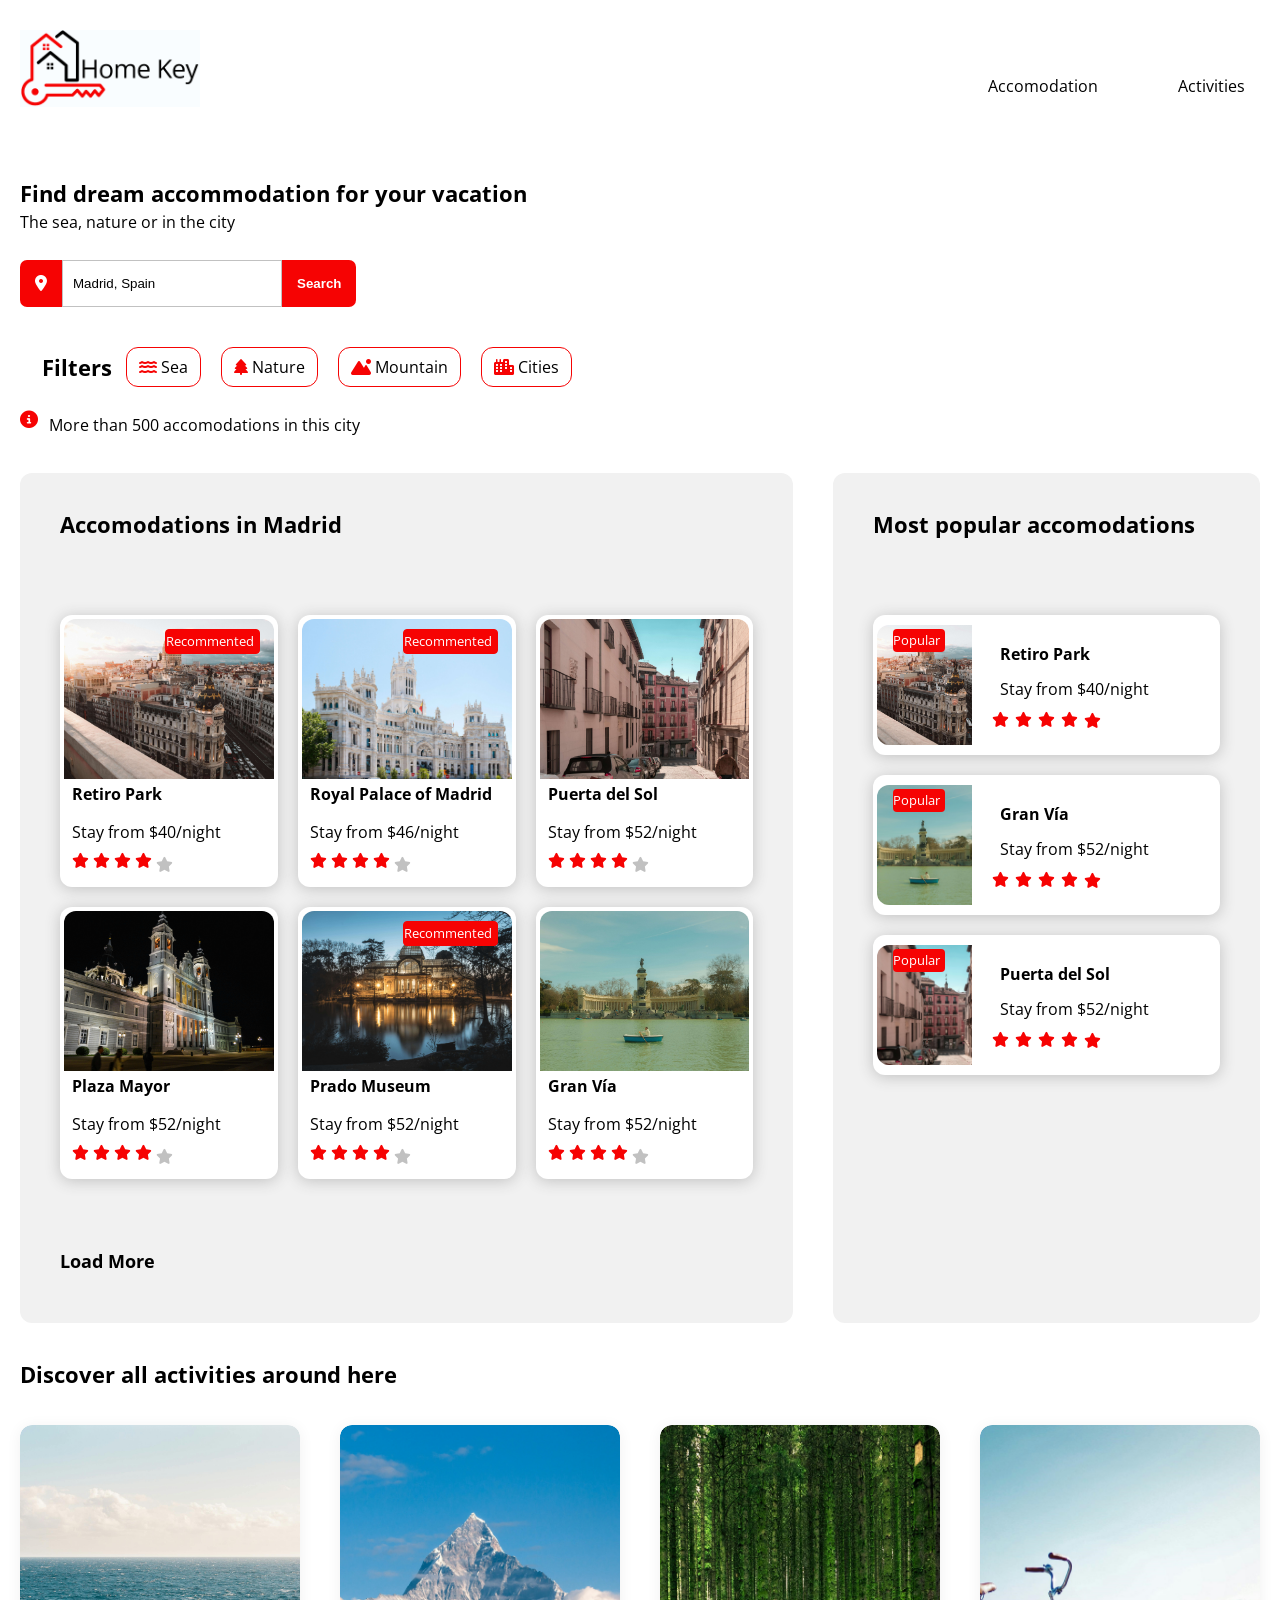
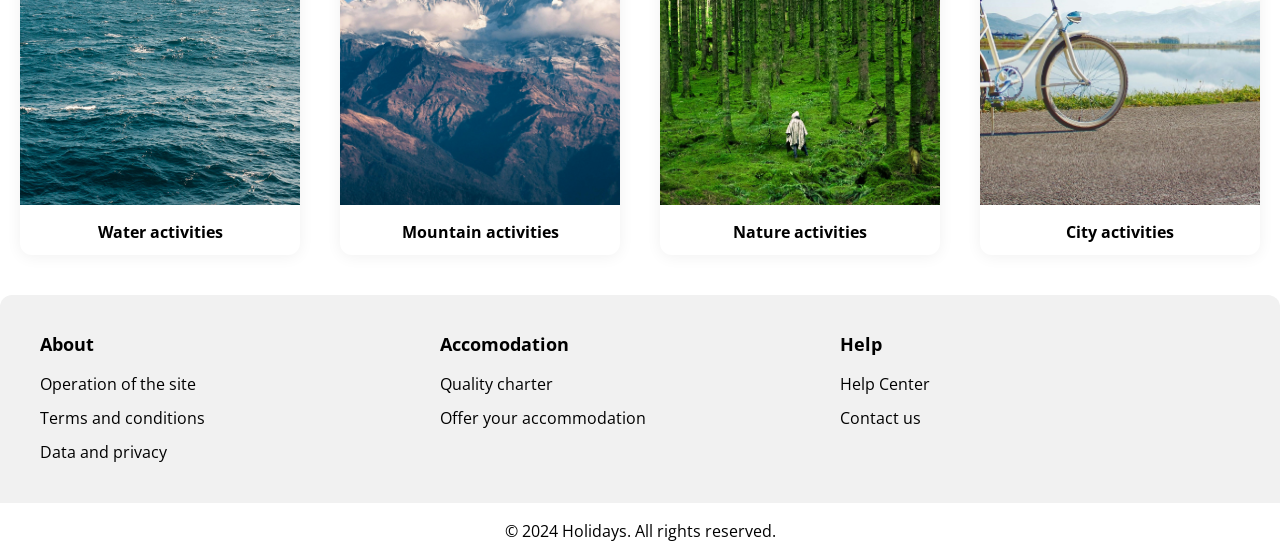
<file: index.html>
<!DOCTYPE html>
<html lang="en">
<head>
    <meta charset="UTF-8">
    <meta name="viewport" content="width=device-width, initial-scale=1.0">
    <title>Document</title>
    <link rel="stylesheet" href="css/style.css">
    <link rel="preconnect" href="https://fonts.googleapis.com">
    <link rel="preconnect" href="https://fonts.gstatic.com" crossorigin>
    <link href="https://fonts.googleapis.com/css2?family=Montserrat:ital,wght@0,100..900;1,100..900&family=Open+Sans:ital,wght@0,300..800;1,300..800&family=Zen+Dots&display=swap" rel="stylesheet">
    <link rel="stylesheet" href="https://cdnjs.cloudflare.com/ajax/libs/font-awesome/6.5.0/css/all.min.css">
</head>
<body>
    <header>
        <a href="/">
            <img src="img/logo.png" alt="logo">
        </a>
        <nav>
            <ul>
                <li><a href="#section2">Accomodation</a></li>
                <li><a href="#section3">Activities</a></li>
            </ul>
        </nav>
    </header>

    <main>
        <section class="section1">
            <h1>Find dream accommodation for your vacation</h1>
            <p>The sea, nature or in the city</p>

            <form id="search" action="#">
                <i class="fa-solid fa-location-dot"></i>
                <input type="text" placeholder="Madrid, Spain">
                <button type="submit">Search</button>
                <span><i class="fa-solid fa-magnifying-glass"></i></span>
            </form>

            <article class="filtre">
                <h2>Filters</h2>
                <ul>
                    <li><a href="#"><i class="fa-solid fa-water"></i> Sea</a></li>
                    <li><a href="#"><i class="fa-solid fa-tree"></i> Nature</a></li>
                    <li><a href="#"><i class="fa-solid fa-mountain-sun"></i> Mountain</a></li>
                    <li><a href="#"><i class="fa-solid fa-city"></i> Cities</a></li>
                </ul>
            </article>

            <div class="info">
                <i class="fa-solid fa-circle-info"></i>
                <p>More than 500 accomodations in this city</p>
            </div>
        </section>

        <section class="section2" id="section2">

            <div class="group1">
                <h2>Accomodations in Madrid</h2>
                <div class="gdiv">
                    <a href="#" class="gart-link">
                    <article class="gart">
                        <img src="img/accomodation/Retiro-Park.jpg" alt="accomod1">
                        <p class="rec">Recommented</p>
                        <h3>Retiro Park</h3>
                        <p>Stay from $40/night</p>
                        <div class="arti">
                            <i class="fa-solid fa-star"></i><i class="fa-solid fa-star"></i><i class="fa-solid fa-star"></i><i class="fa-solid fa-star"></i><span><i class="fa-solid fa-star"></i></span>
                        </div>
                    </article>
                    </a>
                    <a href="#" class="gart-link">
                    <article class="gart">
                        <img src="img/accomodation/Royal-Palace-of-Madrid.jpg" alt="accomod2">
                        <p class="rec">Recommented</p>
                        <h3>Royal Palace of Madrid</h3>
                        <p>Stay from $46/night</p>
                        <div class="arti">
                            <i class="fa-solid fa-star"></i><i class="fa-solid fa-star"></i><i class="fa-solid fa-star"></i><i class="fa-solid fa-star"></i><span><i class="fa-solid fa-star"></i></span>
                        </div>
                    </article>
                    </a>
                    <a href="#" class="gart-link">
                    <article class="gart">
                        <img src="img/accomodation/Puerta-del-Sol.jpg" alt="accomod3">
                        <h3>Puerta del Sol</h3>
                        <p>Stay from $52/night</p>
                        <div class="arti">
                            <i class="fa-solid fa-star"></i><i class="fa-solid fa-star"></i><i class="fa-solid fa-star"></i><i class="fa-solid fa-star"></i><span><i class="fa-solid fa-star"></i></span>
                        </div>
                    </article>
                    </a>
                    <a href="#" class="gart-link">
                    <article class="gart">
                        <img src="img/accomodation/Plaza-Mayor.jpg" alt="activité1">
                        <h3>Plaza Mayor</h3>
                        <p>Stay from $52/night</p>
                        <div class="arti">
                            <i class="fa-solid fa-star"></i><i class="fa-solid fa-star"></i><i class="fa-solid fa-star"></i><i class="fa-solid fa-star"></i><span><i class="fa-solid fa-star"></i></span>
                        </div>
                    </article>
                    </a>
                    <a href="#" class="gart-link">
                    <article class="gart">
                        <img src="img/accomodation/Prado-Museum.jpg" alt="activité2">
                        <p class="rec">Recommented</p>
                        <h3>Prado Museum</h3>
                        <p>Stay from $52/night</p>
                        <div class="arti">
                            <i class="fa-solid fa-star"></i><i class="fa-solid fa-star"></i><i class="fa-solid fa-star"></i><i class="fa-solid fa-star"></i><span><i class="fa-solid fa-star"></i></span>
                        </div>
                    </article>
                    </a>
                    <a href="#" class="gart-link">
                    <article class="gart">
                        <img src="img/accomodation/Gran-Vía.jpg" alt="activité3">
                        <h3>Gran Vía</h3>
                        <p>Stay from $52/night</p>
                        <div class="arti">
                            <i class="fa-solid fa-star"></i><i class="fa-solid fa-star"></i><i class="fa-solid fa-star"></i><i class="fa-solid fa-star"></i><span><i class="fa-solid fa-star"></i></span>
                        </div>
                    </article>
                    </a>
                </div>
                <a class="load" href="#">Load More</a>
            </div>

            <div class="group3">
                <h2>Most popular accomodations</h2>
                <div class="cards">
                    <a href="#" class="gart-link">
                        <article class="gart">
                            <img src="img/accomodation/Retiro-Park.jpg" alt="accomod1">
                            <p class="rec1">Popular</p>
                            <div class="content">
                                <h3>Retiro Park</h3>
                                <p>Stay from $40/night</p>
                                <div class="arti1">
                                    <i class="fa-solid fa-star"></i><i class="fa-solid fa-star"></i><i class="fa-solid fa-star"></i><i class="fa-solid fa-star"></i><span><i class="fa-solid fa-star"></i></span>
                                </div>
                            </div>
                        </article>
                    </a>
                    <a href="#" class="gart-link">
                        <article class="gart">
                            <img src="img/accomodation/Gran-Vía.jpg" alt="activité3">
                            <p class="rec1">Popular</p>
                            <div class="content">
                                <h3>Gran Vía</h3>
                                <p>Stay from $52/night</p>
                                <div class="arti1">
                                    <i class="fa-solid fa-star"></i><i class="fa-solid fa-star"></i><i class="fa-solid fa-star"></i><i class="fa-solid fa-star"></i><span><i class="fa-solid fa-star"></i></span>
                                </div>
                            </div>
                        </article>
                    </a>
                    <a href="#" class="gart-link">
                        <article class="gart">
                            <img src="img/accomodation/Puerta-del-Sol.jpg" alt="accomod3">
                            <p class="rec1">Popular</p>
                            <div class="content">
                                <h3>Puerta del Sol</h3>
                                <p>Stay from $52/night</p>
                                <div class="arti1">
                                    <i class="fa-solid fa-star"></i><i class="fa-solid fa-star"></i><i class="fa-solid fa-star"></i><i class="fa-solid fa-star"></i><span><i class="fa-solid fa-star"></i></span>
                                </div>
                            </div>
                        </article>
                    </a>
                </div>
            </div>

        </section>

        <section class="section3" id="section3">
            <h2>Discover all activities around here</h2>
            <div class="gdiv3">
                <article>
                    <img src="img/activities/Water.jpg" alt="imgsec3">
                    <h3>Water activities</h3>
                </article>
                <article>
                    <img src="img/activities/mountain.jpg" alt="secimg2">
                    <h3>Mountain activities</h3>
                </article>
                <article>
                    <img src="img/activities/Nature.jpg" alt="secimg3">
                    <h3>Nature activities</h3>
                </article>
                <article>
                    <img src="img/activities/City.jpg" alt="secimg4">
                    <h3>City activities</h3>
                </article>
            </div>
        </section>
    </main>

    <footer>
        <article>
            <h2>About</h2>
            <ul>
                <li><a href="#">Operation of the site</a></li>
                <li><a href="#">Terms and conditions</a></li>
                <li><a href="#">Data and privacy</a></li>
            </ul>
        </article>
        <article>
            <h2>Accomodation</h2>
            <ul>
                <li><a href="#">Quality charter</a></li>
                <li><a href="#">Offer your accommodation</a></li>
            </ul>
        </article>
        <article class="artfooter3">
            <h2>Help</h2>
            <ul>
                <li><a href="#">Help Center</a></li>
                <li><a href="#">Contact us</a></li>
            </ul>
        </article>
    </footer>

    <div class="footer-bottom">
        <p>© 2024 Holidays. All rights reserved.</p>
    </div>

</body>
</html>
</file>
<file: css/style.css>
*{
    margin: 0;
    box-sizing: border-box;
    scroll-behavior: smooth;
}

body{
    max-width: 1440px;
    margin: auto;
    overflow-x: hidden; 
}

:root{
    --black:#000; 
    --red:#f60303;
    --white:#fff;
    --grey:#c1c1c1;
    --lightgrey:#f1f1f1; 
}

i{ color: var(--red); }

h1{
    font-family:"Open Sans",sans-serif;
    font-weight: 700;
    font-size: 22px;
    line-height: 100%;
    padding-top: 40px;
}

p{
    font-family: "Open Sans", sans-serif;
    font-weight: 400;
    font-size: 16px;
    line-height: 100%;
    padding-top: 10px;
}

ul, a, p, h2, h3{
    font-family: "Open Sans", sans-serif;
    font-size: 16px;
    color: var(--black);
}

h2{
    font-weight: 700;
    font-size: 18px;
    line-height: 100%;
    padding-left: 22px;
}

h3{
    font-size: 16px;
    font-weight: 700;
}

/* ================================================
   HEADER
   ================================================ */

header{
    max-width: 1440px;
    margin: auto;
    display: flex;
    justify-content: space-between;
    align-items: center;
    padding: 20px 20px 0 20px; 
}

a{
    text-decoration: none;
    transition: all 0.2s ease-in-out;
}
a:hover{
    color: var(--red);
    transition: all 0.2s ease-in-out;
}

nav li, ul{ list-style: none; padding-left: 0; }

nav ul{
    padding-top: 30px;
    display: flex;
    justify-content: space-between;
    gap: 50px;
}

nav ul li{
    position: relative;
    padding-top: 0;
    border-top: 1px solid transparent;
}

nav ul li a{
    position: relative;
    display: inline-block;
    padding: 0 15px;
}

nav ul li a:hover{
    border-top: 1px solid var(--red);
    padding-top: 50px;
}

header img{
    margin: 10px 0;
    width: 180px;
    height: auto;
}

section h2{ font-size: 22px; }


.section1{
    max-width: 1440px;
    margin: auto;
    padding: 20px 20px 0 20px;
}

form{
    display: flex;
    padding-top: 30px;
    width: fit-content;
}
form span{ display: none; }
form i{
    background-color: var(--red);
    color: var(--white);
    border-top-left-radius: 7px;
    border-bottom-left-radius: 7px;
    padding: 15px;
}
form input{
    padding: 5px 30px 5px 10px;
    border: 1px solid var(--grey);
    outline: none;
    width: 220px;
    font-weight: 500;
}
form button{
    background-color: var(--red);
    color: var(--white);
    padding: 16px 15px;
    border-top-right-radius: 7px;
    border-bottom-right-radius: 7px;
    border: none;
    cursor: pointer;
    font-weight: 600;
    transition: all 0.2s ease-in-out;
}
form button:hover{
    opacity: 0.7;
    transition: all 0.2s ease-in-out;
}
::placeholder{
    color: var(--black);
}

.filtre{
    display: flex;
    gap: 14px;
    margin-top: 40px;
    align-items: center;
}
.filtre ul{
    display: flex;
    flex-wrap: wrap;
    gap: 20px; 
    padding-top: 0; 
}
.filtre ul li a{ text-align: center; }
.filtre ul li{
    border: 1px solid var(--red);
    padding: 8px 12px; 
    color: var(--red);
    border-radius: 12px;
}
.filtre ul li:hover{ background-color: var(--red); }
.filtre ul li:hover a,
.filtre ul li:hover i { color: var(--white); }
.filtre h2{
    margin-top: 0;
    white-space: nowrap;
}

.info{
    display: flex;
    padding-top: 20px;
    align-items: center;
    gap: 6px;
}
.info i{
    padding-top: 0;
    padding-right: 5px;
    font-size: 18px;
}


.section2{
    margin: 40px auto 0; 
    padding: 0 20px;
    display: flex;
    flex-wrap: wrap;
    gap: 40px;
}

.section2 h3, .section2 p{
    padding-bottom: 5px;
    padding-left: 0;
    margin: 4px 8px;
}

.rec{
    position: absolute;
    top: 10px;
    right: 10px;
    margin: 0;
    border: 1px solid var(--red);
    color: var(--white);
    padding: 5px;
    background-color: var(--red);
    border-radius: 4px;
    text-align: center;
    font-family: "Open Sans", sans-serif;
    font-weight: 400;
    font-size: 13px;
    z-index: 1;
}

.group1{
    flex: 2;
    background-color: var(--lightgrey);
    padding: 40px;
    border-radius: 12px;
}
.group1 h2, .group3 h2{
    padding-bottom: 40px;
    padding-left: 0;
}
.group1 .gdiv{
    display: flex;
    flex-wrap: wrap;
    gap: 20px;
    margin: 40px 0;
}


.gart{
    position: relative;
    background-color: var(--white);
    border-radius: 12px;
    padding: 4px;
    box-shadow: 0px 2px 15px var(--grey);
    overflow: hidden;
}

.gart img{
    transition: all 0.2s ease-in-out;
}

.gart-link{
    display: block;
    text-decoration: none;
}
.gart-link:hover{
    color: var(--black);
}
.gart-link:hover .gart img{
    transform: scale(1.02);
    filter: grayscale(0.8);
    transition: all 0.2s ease-in-out;
}

.gdiv .gart-link{ flex: 1 0 27%; }

.group1 img{
    width: 100%;
    display: block; 
    height: 160px;
    border-radius: 12px 12px 0 0;
    object-fit: cover; 
}


.gart > div{
    margin: 8px;
    /* display: flex;
    flex-direction: column; */
    gap: 4px;
}

.arti{
    display: flex;
    gap: 6px;
    padding: 0;
    margin: 4px 8px;
}
.arti i{ font-size: 15px; }
.arti span i{ color: var(--grey); }

.load{
    display: inline-block;
    margin-top: 20px;
    padding: 10px 0;
    border: none;
    color: var(--black);
    font-family: "Open Sans", sans-serif;
    font-weight: 700;
    font-size: 18px;
    text-decoration: none;
    transition: all 0.2s ease-in-out;
}
.load:hover{ color: var(--red); }


.group3{
    flex: 1;
    background-color: var(--lightgrey);
    border-radius: 12px;
    padding: 40px;
}

.cards{
    display: flex;
    flex-direction: column;
    gap: 20px;
    margin: 40px 0;
}

.cards .gart-link{ width: 100%; }

.group3 .gart{
    display: flex;
    gap: 0;
    align-items: center;
}

.group3 img{
    width: 95px;
    height: 120px;
    border-radius: 12px 0 0 12px;
    object-fit: cover; 
    flex-shrink: 0;
}
.group3 .content{
    display: flex;
    flex-direction: column;
    justify-content: space-between;
    flex: 1;
    padding: 12px;
    gap: 8px; 
}
.group3 .content p{ padding: 0; }
.group3 .content h3{ padding: 0; }

.arti1{
    display: flex;
    gap: 6px;
    padding: 0;
    align-items: center;
}
.arti1 i{ font-size: 15px; }

.rec1{
    position: absolute;
    top: 10px;
    left: 12px;
    margin: 0;
    border: none;
    color: var(--white);
    padding: 5px;
    background-color: var(--red);
    border-radius: 4px;
    text-align: center;
    font-family: "Open Sans", sans-serif;
    font-weight: 400;
    font-size: 13px;
    z-index: 1;
}



.section3{
    max-width: 1440px;
    margin: 40px auto;
    padding: 0 20px;
}
.section3 h2{
    margin-bottom: 40px;
    padding-left: 0;
}
.section3 .gdiv3{
    display: flex;
    flex-wrap: wrap;
    gap: 40px;
}
.section3 article{
    flex: 1;
    box-shadow: 0px 2px 15px var(--lightgrey);
    border-radius: 12px;
    overflow: hidden;
}
.section3 article img{
    height: 380px;
    width: 100%;
    object-fit: cover;
    border-radius: 12px 12px 0 0;
    transition: all 0.2s ease-in-out;
}
.section3 article:hover img {
    transform: scale(1.02);
    filter: grayscale(0.8);
    transition: all 0.2s ease-in-out;
}
.section3 h3{
    text-align: center;
    margin: 12px;
    padding: 0;
}



footer{
    background-color: var(--lightgrey);
    padding: 40px;
    display: flex;
    justify-content: space-between;
    border-radius: 12px 12px 0 0;
}
footer article{ flex: 1; }
footer h2{
    margin-bottom: 20px;
    font-size: 18px;
    padding-left: 0;
}
footer ul{
    list-style: none;
    padding: 0;
    display: flex;
    flex-direction: column;
    gap: 12px;
}

.footer-bottom{
    text-align: center;
    margin: 20px;
    font-size: 13px;
    color: var(--black);
}
.footer-bottom p{
    padding-top: 0;
    color: var(--black);
}


@media screen and (min-width:768px ) and (max-width: 1024px) {

    header{
        padding: 15px 20px;
    }
    header img{ width: 120px; }
    nav ul{ padding-top: 0; gap: 20px; }

    .section1{ padding: 15px 20px; }
    form input{ width: 180px; }
    form span{
        display: flex;
        align-items: center;
        justify-content: center;
        background-color: var(--red);
        color: var(--white);
        padding: 0 15px;
        border-top-right-radius: 7px;
        border-bottom-right-radius: 7px;
    }
    form span i{ color: var(--white); }
    form button{ display: none; }

    .filtre{ 
        flex-wrap: wrap; 
        gap: 10px; }
    .filtre ul{ 
        gap: 10px; 
    }

    .section2{
        padding: 15px 20px;
        flex-direction: column;
    }
    .group1, .group3{ 
        flex: unset; 
        width: 100%; 
    }
    .gdiv .gart-link{ 
        flex: 1 0 30%; 
    }
    .group1 img{ 
        height: 130px; 
    }

    .section3{ 
        padding: 15px 20px; 
        margin-top: 60px; }

    .section3 .gdiv3{ 
        gap: 20px; }
    .section3 article{
        flex: 1 1 calc(50% - 10px);
        max-width: calc(50% - 10px);
    }
    .section3 article img{ height: 200px; }

    footer{ 
        flex-wrap: wrap; 
        padding: 30px 20px; 
        gap: 30px; }
    footer article{ 
        flex: 1 0 40%;
     }
}



@media screen and (max-width: 768px) {

    body{ overflow-x: hidden; }

    header{
        flex-direction: column;
        padding: 12px 16px;
    }
    header img{ width: 120px; }

    nav ul{
        gap: 0;
        padding-top: 0;
        flex-direction: row;
    }
    nav ul li{
        width: -webkit-fill-available;
        text-align: center;
        border-bottom: 1px solid var(--lightgrey);
    }
    nav ul li a{
        display: block;
        padding-bottom: 15px;
    }
    nav ul li a:hover{
        padding-top: 0;
        border-top: none;
        border-bottom: 1px solid var(--red);
    }

    h1{ font-size: 17px; padding-top: 20px; }

    .section1{ padding: 12px 16px; }

    form{
         padding-top: 15px; 
    }
    form input{ 
        width: 140px; 
    }
    form i{ 
        padding: 12px; 
    }
    form span{
        display: flex;
        align-items: center;
        justify-content: center;
        background-color: var(--red);
        color: var(--white);
        padding: 0 12px;
        border-top-right-radius: 7px;
        border-bottom-right-radius: 7px;
    }
    form span i{
         color: var(--white); 
    }
    form button{ 
        display: none; 
    }

    .filtre{ 
        flex-wrap: wrap; 
        gap: 8px; 
        margin-top: 20px; 
    
    }
    .filtre ul{ 
        gap: 8px; }
    .filtre ul li{ 
        padding: 6px 10px; 
        font-size: 13px; }

    .section2{
        padding: 12px 16px;
        flex-direction: column;
        gap: 20px;
        margin-top: 20px;
    }
    .group1, .group3{ 
        flex: unset; 
        width: 100%; 
        padding: 14px; }
    .group1 h2, .group3 h2{ 
        padding-bottom: 20px; 
        padding-left: 0; 
        font-size: 16px; }

    .group1 .gdiv{ 
        flex-direction: column; 
        gap: 14px; 
    }
    .gdiv .gart-link{ 
        flex: unset; 
        width: 100%; }
    .group1 img{ 
        height: 160px; 
    }

    /* Group3 en colonne sur mobile, comme le doc 3 */
    .group3 .gart{
        flex-direction: column;
        align-items: flex-start;
    }
    .group3 img{
        width: 100%;
        border-radius: 12px 12px 0 0;
        height: 120px;
    }

    .section3{ 
        padding: 12px 16px; 
        margin-top: 40px; 
    }
    .section3 h2{ 
        padding-left: 0; 
        font-size: 16px; 
        margin-bottom: 20px; 
    }
    .section3 .gdiv3{
      flex-direction: column;
        flex-wrap: wrap;
        gap: 14px;
    }
    .section3 article{
        flex: 1 1 calc(50% - 7px);
        max-width: 100%;
    }
    .section3 article img{
         height: 150px; 
        }
    .section3 h3{ 
        font-size: 13px; 
        margin: 10px 0; 
    }

    footer{
        flex-direction: column;
        padding: 24px 16px;
        gap: 20px;
    }
    footer article{ 
        flex: unset; 
        width: 100%; 
    }
    footer h2{ 
        font-size: 15px; 
    }
    .footer-bottom{ 
        font-size: 11px; 
        margin: 12px; 
    }
}
</file>
